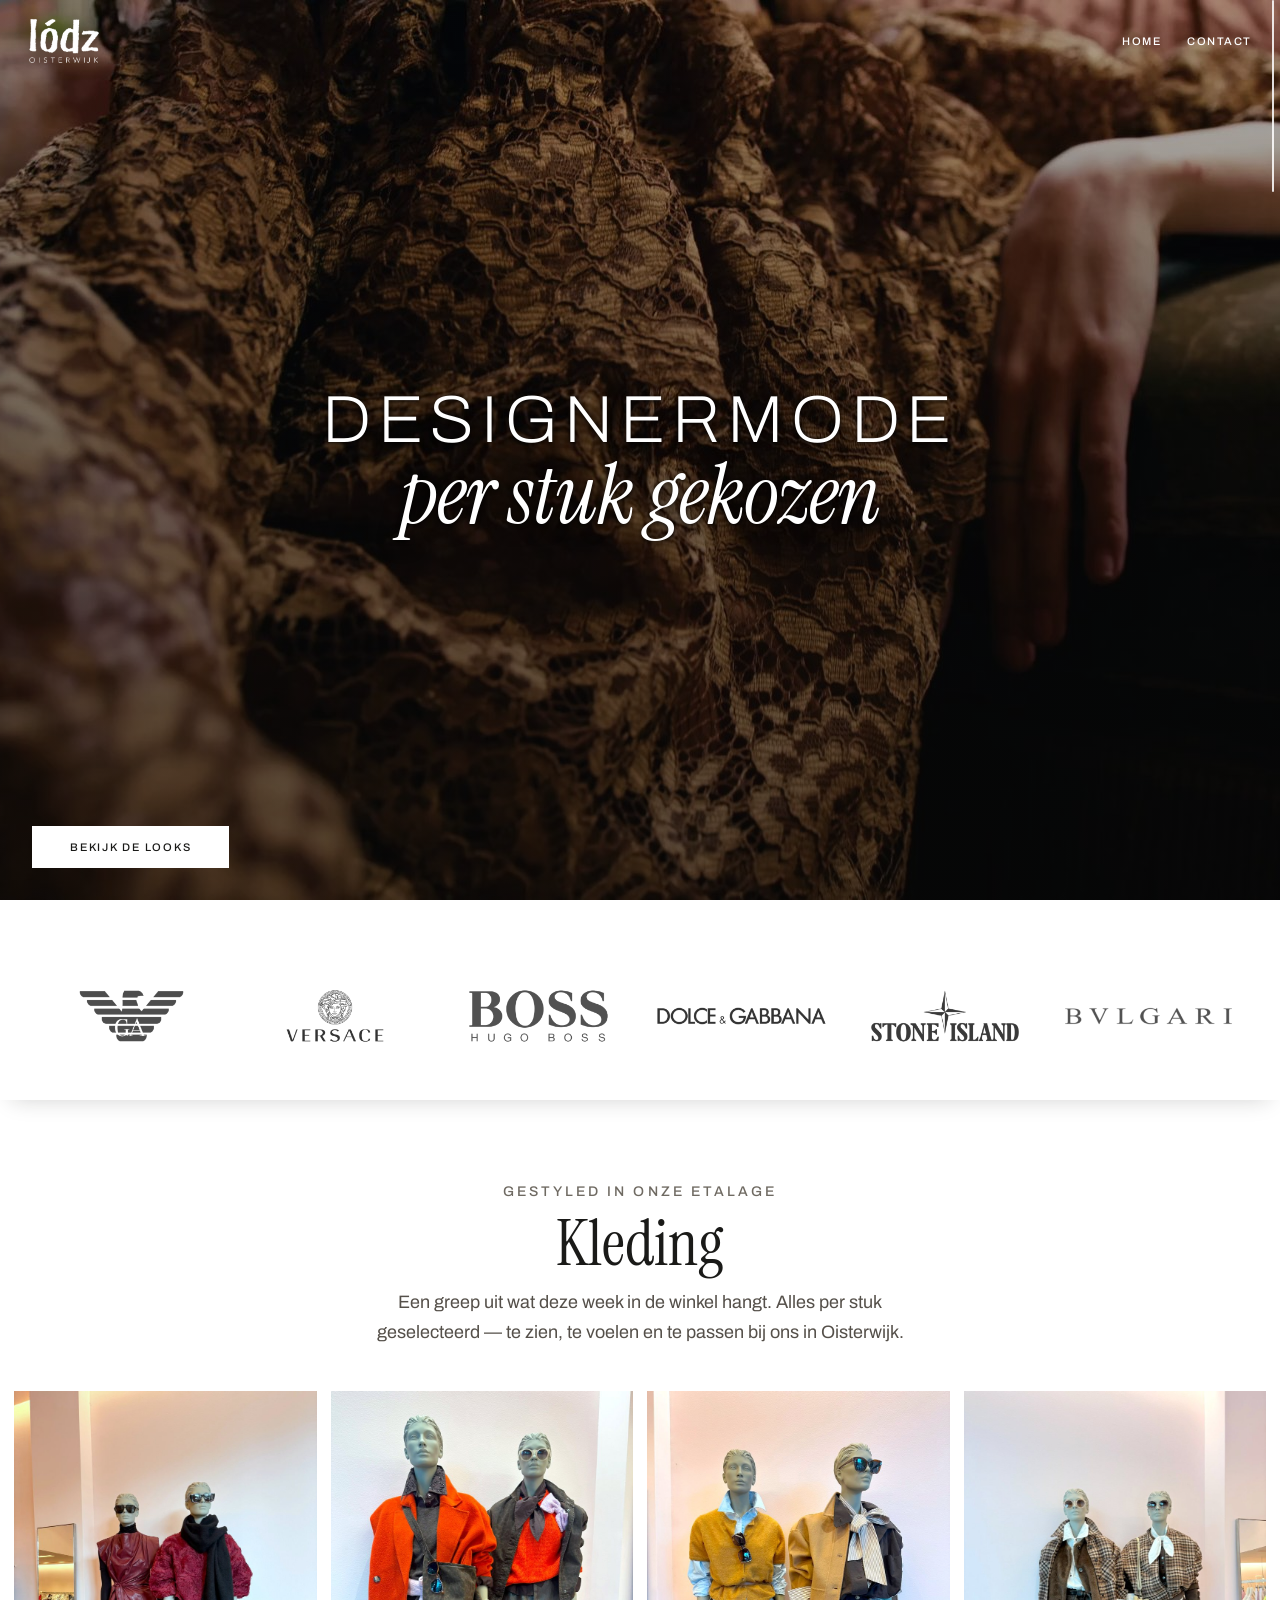
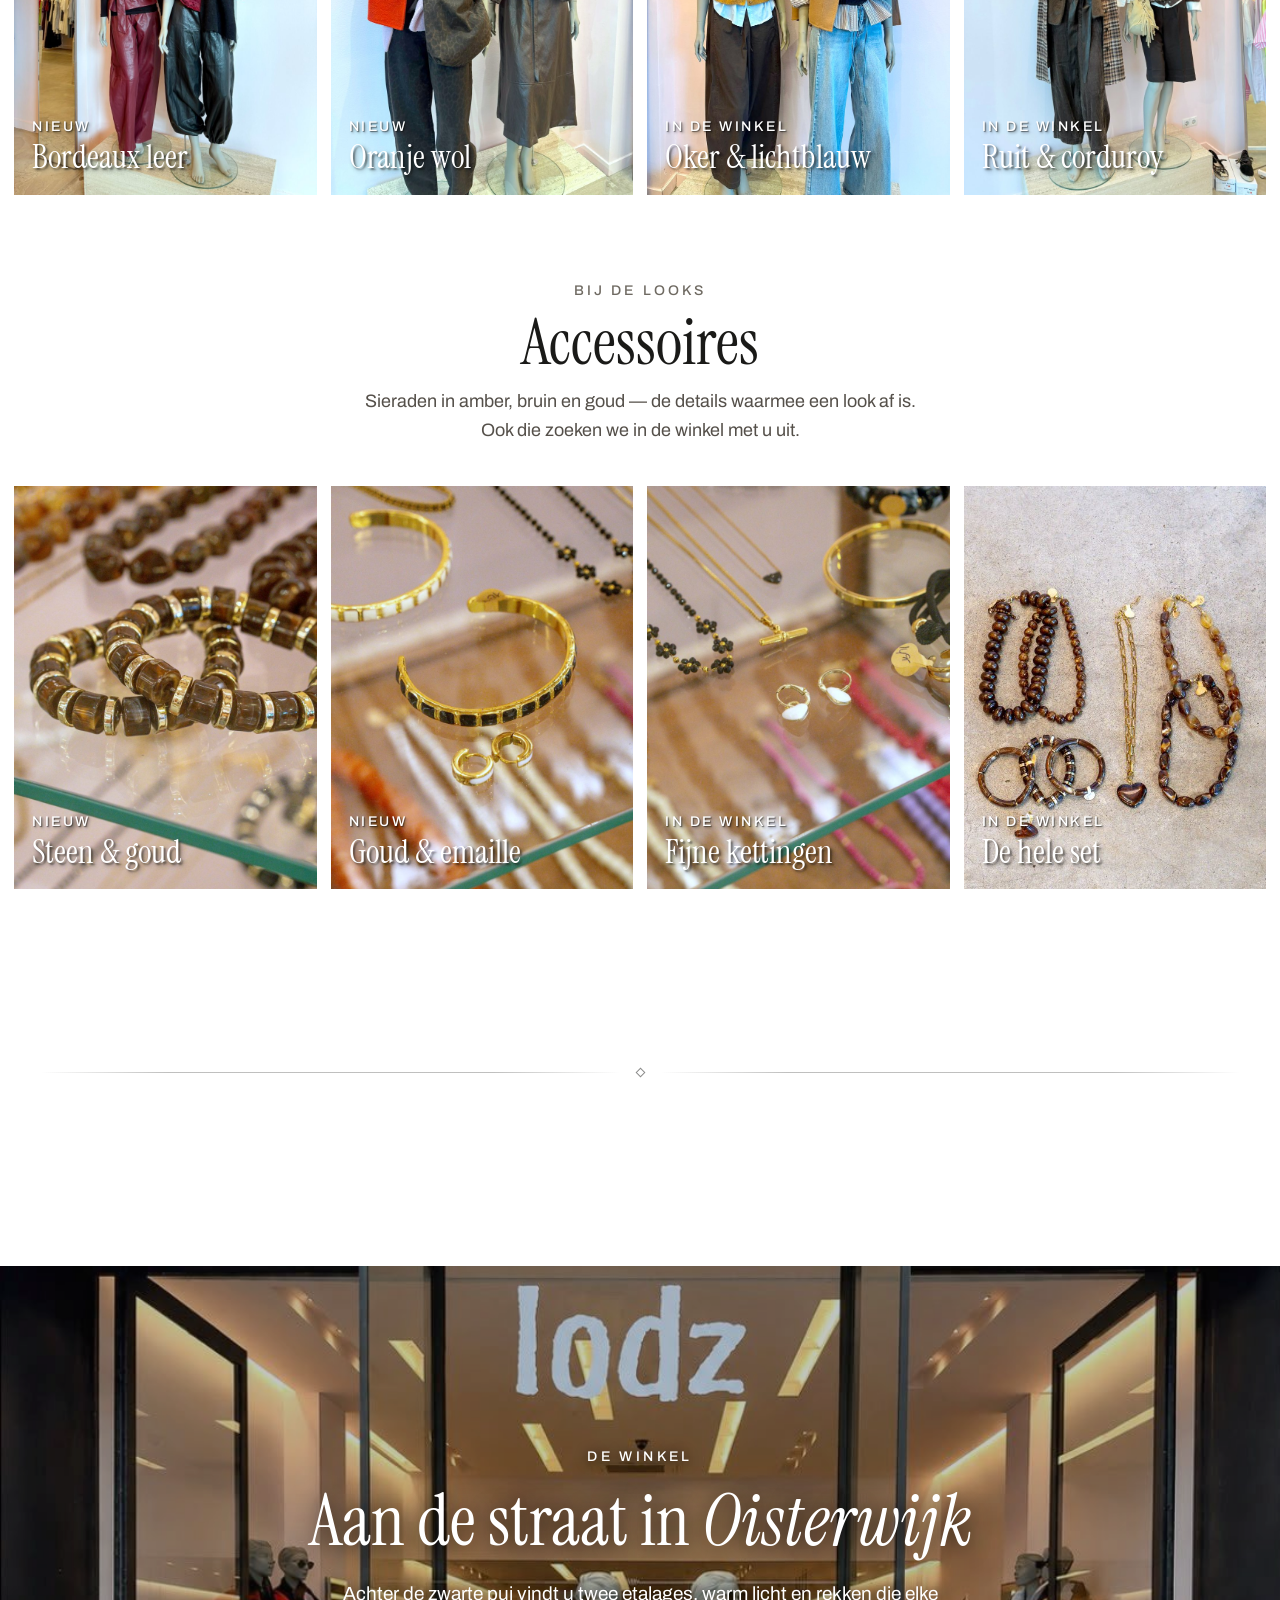
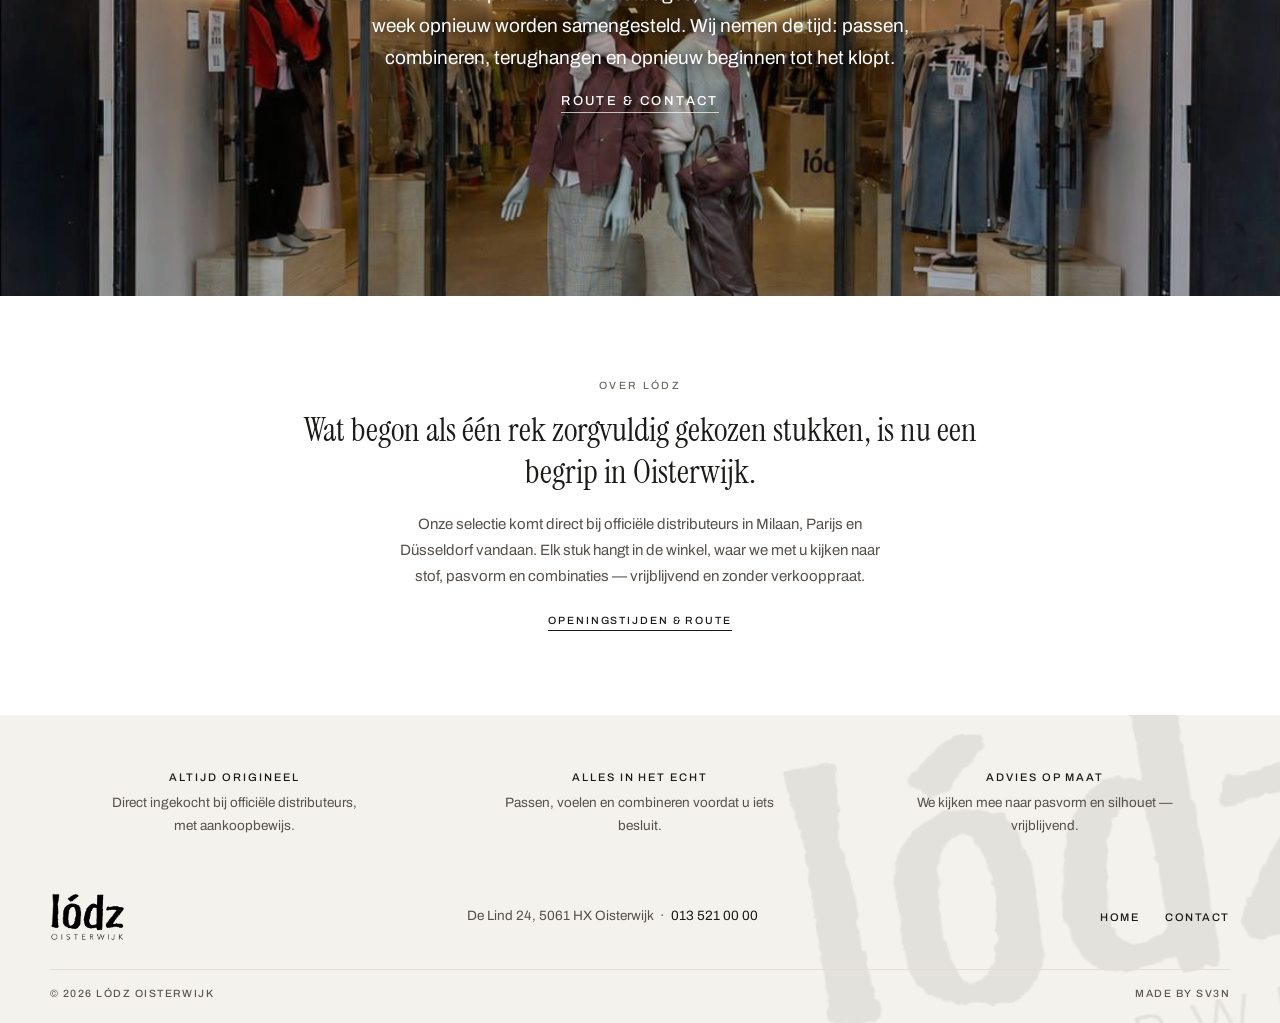
<file: index.html>
<!DOCTYPE html>
<html lang="nl">
<head>
  <meta charset="utf-8">
  <meta name="viewport" content="width=device-width, initial-scale=1">
  <title>lódz Oisterwijk — Designermode, per stuk gekozen</title>
  <meta name="description" content="lódz is een winkel voor designermode aan De Lind in Oisterwijk. Armani, Versace, Hugo Boss, Dolce & Gabbana, Stone Island en Bvlgari — per stuk gekozen, te passen in de winkel.">
  <link rel="icon" type="image/png" href="images/logo.png">
  <link rel="preconnect" href="https://fonts.googleapis.com">
  <link rel="preconnect" href="https://fonts.gstatic.com" crossorigin>
  <link href="https://fonts.googleapis.com/css2?family=Archivo:wght@200;300;400;500&family=Instrument+Serif:ital@0;1&display=swap" rel="stylesheet">
  <link rel="stylesheet" href="css/style.css?v=9">
</head>
<body>

  <header class="site-header" id="site-header">
    <div class="site-header__inner">
      <a href="#top" class="site-header__logo" aria-label="lódz Oisterwijk — home">
        <img src="images/logo.png" alt="lódz Oisterwijk">
      </a>
      <nav class="site-nav" aria-label="Hoofdnavigatie">
        <a href="#top">Home</a>
        <a href="contact.html">Contact</a>
      </nav>
    </div>
  </header>

  <!-- Hero -->
  <section id="top" class="hero">
    <img class="hero__still" src="images/hero-still.jpg" alt="">
    <div class="hero__video" id="hero-video">
      <video id="hero-vid" autoplay muted loop playsinline preload="auto" poster="images/hero-still.jpg" aria-hidden="true" tabindex="-1">
        <source src="images/hero-720.mp4" type="video/mp4" media="(max-width: 900px)">
        <source src="images/hero.mp4" type="video/mp4">
      </video>
    </div>
    <div class="hero__scrim"></div>
    <div class="hero__content">
      <h1 class="hero__title">
        <span class="hero__line1">Designermode</span>
        <span class="hero__line2">per stuk gekozen</span>
      </h1>
      <a href="#kleding" class="hero__cta">Bekijk de looks</a>
    </div>
  </section>

  <!-- Brand row -->
  <section id="merken" class="brands" aria-label="Merken">
    <div class="brands__grid">
      <div class="brands__set">
        <img src="images/brand-armani-box.png" alt="Giorgio Armani">
        <img src="images/brand-versace-box.png" alt="Versace">
        <img src="images/brand-hugoboss-box.png" alt="Hugo Boss">
        <img src="images/brand-dolce-box.png" alt="Dolce &amp; Gabbana">
        <img src="images/brand-stoneisland-box.png" alt="Stone Island">
        <img src="images/brand-bvlgari-box.png" alt="Bvlgari">
      </div>
      <!-- Duplicate set: only shown on phones, where the row loops as a sliding strip -->
      <div class="brands__set brands__set--dup" aria-hidden="true">
        <img aria-hidden="true" src="images/brand-armani-box.png" alt="">
        <img aria-hidden="true" src="images/brand-versace-box.png" alt="">
        <img aria-hidden="true" src="images/brand-hugoboss-box.png" alt="">
        <img aria-hidden="true" src="images/brand-dolce-box.png" alt="">
        <img aria-hidden="true" src="images/brand-stoneisland-box.png" alt="">
        <img aria-hidden="true" src="images/brand-bvlgari-box.png" alt="">
      </div>
    </div>
  </section>

  <!-- Kleding -->
  <section id="kleding" class="tiles-section">
    <div class="section-intro">
      <div class="eyebrow">Gestyled in onze etalage</div>
      <h2 class="h-serif">Kleding</h2>
      <p>Een greep uit wat deze week in de winkel hangt. Alles per stuk geselecteerd — te zien, te voelen en te passen bij ons in Oisterwijk.</p>
    </div>
    <div class="tile-grid">
      <article class="tile">
        <img src="images/look-rood.jpg" alt="Bordeaux leren wikkeltop met pantalon en zwarte col">
        <div class="tile__caption">
          <div class="tile__tag">Nieuw</div>
          <h3 class="tile__title">Bordeaux leer</h3>
        </div>
      </article>
      <article class="tile">
        <img src="images/look-oranje.jpg" alt="Oversized oranje wollen jas met aardetinten en leren rok">
        <div class="tile__caption">
          <div class="tile__tag">Nieuw</div>
          <h3 class="tile__title">Oranje wol</h3>
        </div>
      </article>
      <article class="tile">
        <img src="images/look-oker.jpg" alt="Oker mohair vest over popeline hemd met wijde denim">
        <div class="tile__caption">
          <div class="tile__tag">In de winkel</div>
          <h3 class="tile__title">Oker &amp; lichtblauw</h3>
        </div>
      </article>
      <article class="tile">
        <img src="images/look-ruit.jpg" alt="Lange ruitjas met bontgilet, rib-pantalon en wit hemd">
        <div class="tile__caption">
          <div class="tile__tag">In de winkel</div>
          <h3 class="tile__title">Ruit &amp; corduroy</h3>
        </div>
      </article>
    </div>
  </section>

  <!-- Accessoires -->
  <section id="accessoires" class="tiles-section tiles-section--accessoires">
    <div class="section-intro">
      <div class="eyebrow">Bij de looks</div>
      <h2 class="h-serif">Accessoires</h2>
      <p>Sieraden in amber, bruin en goud — de details waarmee een look af is. Ook die zoeken we in de winkel met u uit.</p>
    </div>
    <div class="tile-grid">
      <article class="tile">
        <img src="images/acc-steen.jpg" alt="Armbanden van gepolijste steen met gouden ringen">
        <div class="tile__caption">
          <div class="tile__tag">Nieuw</div>
          <h3 class="tile__title">Steen &amp; goud</h3>
        </div>
      </article>
      <article class="tile">
        <img src="images/acc-goud.jpg" alt="Slanke gouden bangles en kleine creolen in zwart en ivoor">
        <div class="tile__caption">
          <div class="tile__tag">Nieuw</div>
          <h3 class="tile__title">Goud &amp; emaille</h3>
        </div>
      </article>
      <article class="tile">
        <img src="images/acc-kettingen.jpg" alt="Gelaagde fijne kettingen met bloemetjes, staafjes en steentjes">
        <div class="tile__caption">
          <div class="tile__tag">In de winkel</div>
          <h3 class="tile__title">Fijne kettingen</h3>
        </div>
      </article>
      <article class="tile">
        <img src="images/acc-set.jpg" alt="Ketting, armband en hanger in tonen van amber en bruin">
        <div class="tile__caption">
          <div class="tile__tag">In de winkel</div>
          <h3 class="tile__title">De hele set</h3>
        </div>
      </article>
    </div>
  </section>

  <!-- Ornamental divider -->
  <div class="divider" aria-hidden="true">
    <span class="divider__rule"></span>
    <span class="divider__mark"></span>
    <span class="divider__rule"></span>
  </div>

  <!-- Storefront banner -->
  <section id="winkel" class="banner">
    <img class="banner__photo" src="images/storefront.jpg" alt="">
    <div class="banner__scrim"></div>
    <div class="banner__content">
      <div class="banner__eyebrow">De winkel</div>
      <h2 class="h-serif banner__title">Aan de straat in <em>Oisterwijk</em></h2>
      <p class="banner__body">Achter de zwarte pui vindt u twee etalages, warm licht en rekken die elke week opnieuw worden samengesteld. Wij nemen de tijd: passen, combineren, terughangen en opnieuw beginnen tot het klopt.</p>
      <a href="contact.html" class="link-underline link-underline--white">Route &amp; contact</a>
    </div>
  </section>

  <!-- About -->
  <section id="over" class="about">
    <div class="eyebrow eyebrow--small">Over lódz</div>
    <p class="about__statement">Wat begon als één rek zorgvuldig gekozen stukken, is nu een begrip in Oisterwijk.</p>
    <p class="about__body">Onze selectie komt direct bij officiële distributeurs in Milaan, Parijs en Düsseldorf vandaan. Elk stuk hangt in de winkel, waar we met u kijken naar stof, pasvorm en combinaties — vrijblijvend en zonder verkooppraat.</p>
    <a href="contact.html" class="link-underline">Openingstijden &amp; route</a>
  </section>

  <!-- Service band + footer -->
  <footer id="contact" class="site-footer">
    <img class="site-footer__watermark" src="images/logo.png" alt="" aria-hidden="true">
    <div class="usps">
      <div class="usp">
        <div class="usp__title">Altijd origineel</div>
        <div class="usp__body">Direct ingekocht bij officiële distributeurs, met aankoopbewijs.</div>
      </div>
      <div class="usp">
        <div class="usp__title">Alles in het echt</div>
        <div class="usp__body">Passen, voelen en combineren voordat u iets besluit.</div>
      </div>
      <div class="usp">
        <div class="usp__title">Advies op maat</div>
        <div class="usp__body">We kijken mee naar pasvorm en silhouet — vrijblijvend.</div>
      </div>
    </div>
    <div class="site-footer__identity">
      <img src="images/logo.png" alt="lódz Oisterwijk">
      <p class="site-footer__address">De Lind 24, 5061 HX Oisterwijk&nbsp;&nbsp;·&nbsp;&nbsp;<a href="tel:+31135210000">013 521 00 00</a></p>
      <nav class="site-nav" aria-label="Footernavigatie">
        <a href="#top">Home</a>
        <a href="contact.html">Contact</a>
      </nav>
    </div>
    <div class="site-footer__bottom">
      <span>© 2026 lódz Oisterwijk</span>
      <a href="https://Sv3n.dev" target="_blank" rel="noopener">Made by Sv3n</a>
    </div>
  </footer>

  <script src="js/main.js?v=9"></script>
</body>
</html>
</file>
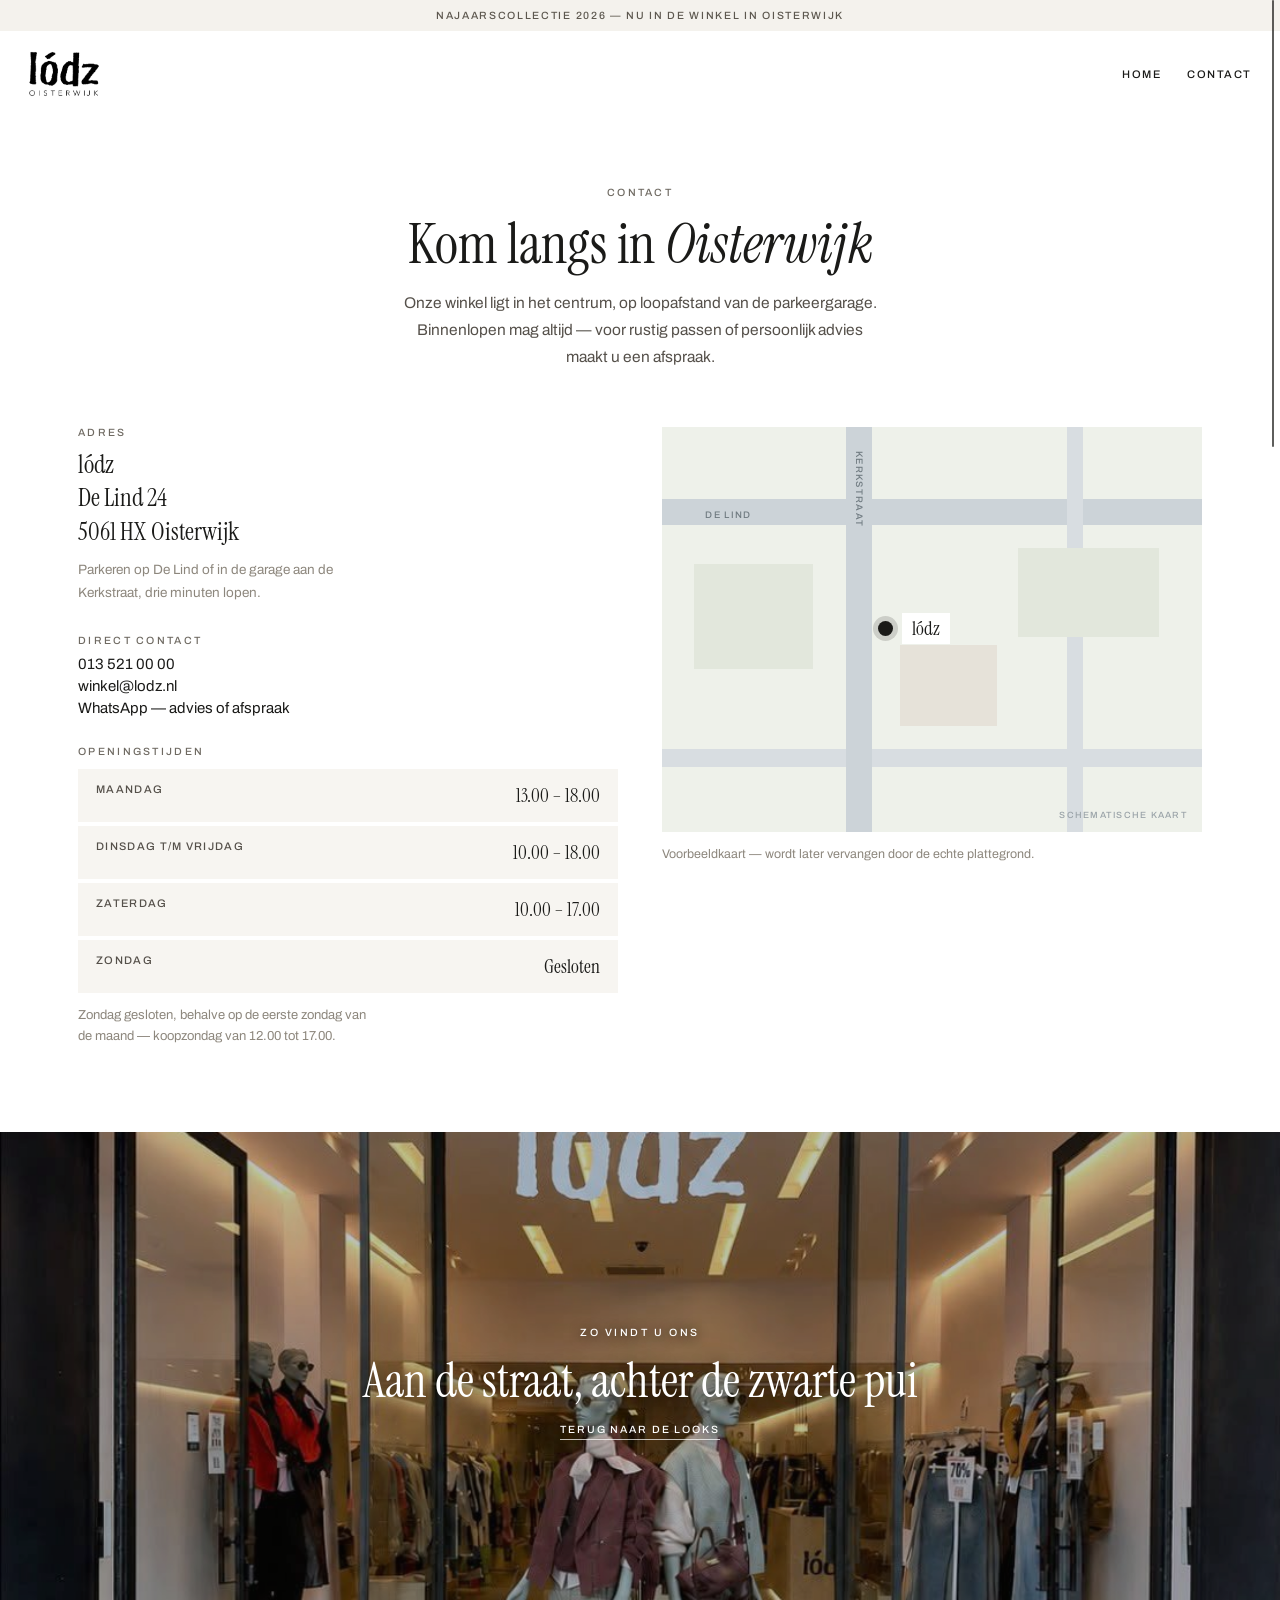
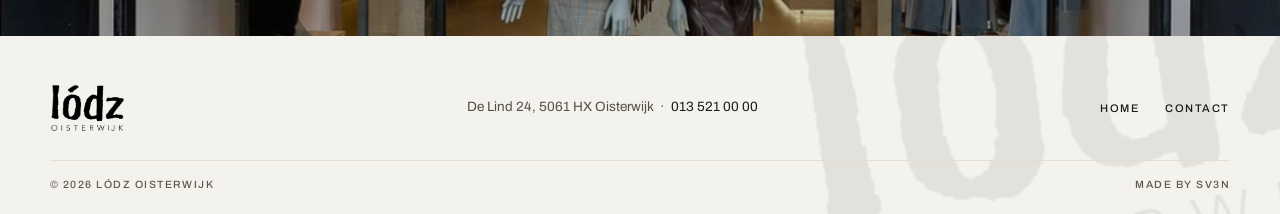
<file: contact.html>
<!DOCTYPE html>
<html lang="nl">
<head>
  <meta charset="utf-8">
  <meta name="viewport" content="width=device-width, initial-scale=1">
  <title>Contact — lódz Oisterwijk</title>
  <meta name="description" content="Bezoek lódz aan De Lind 24 in Oisterwijk. Adres, openingstijden en route.">
  <link rel="icon" type="image/png" href="images/logo.png">
  <link rel="preconnect" href="https://fonts.googleapis.com">
  <link rel="preconnect" href="https://fonts.gstatic.com" crossorigin>
  <link href="https://fonts.googleapis.com/css2?family=Archivo:wght@200;300;400;500&family=Instrument+Serif:ital@0;1&display=swap" rel="stylesheet">
  <link rel="stylesheet" href="css/style.css?v=9">
</head>
<body>

  <div class="announce">Najaarscollectie 2026 — nu in de winkel in Oisterwijk</div>

  <header class="site-header site-header--solid">
    <div class="site-header__inner">
      <a href="index.html" class="site-header__logo" aria-label="lódz Oisterwijk — home">
        <img src="images/logo.png" alt="lódz Oisterwijk">
      </a>
      <nav class="site-nav" aria-label="Hoofdnavigatie">
        <a href="index.html">Home</a>
        <a href="#adres">Contact</a>
      </nav>
    </div>
  </header>

  <!-- Intro -->
  <section class="contact-intro">
    <div class="eyebrow eyebrow--small">Contact</div>
    <h1 class="h-serif">Kom langs in <em>Oisterwijk</em></h1>
    <p>Onze winkel ligt in het centrum, op loopafstand van de parkeergarage. Binnenlopen mag altijd — voor rustig passen of persoonlijk advies maakt u een afspraak.</p>
  </section>

  <!-- Address, contact, hours + map -->
  <section id="adres" class="contact-grid">
    <div class="contact-col">
      <div class="contact-block">
        <div class="eyebrow eyebrow--small">Adres</div>
        <p class="contact-block__address">lódz<br>De Lind 24<br>5061 HX Oisterwijk</p>
        <p class="contact-block__note">Parkeren op De Lind of in de garage aan de Kerkstraat, drie minuten lopen.</p>
      </div>

      <div class="contact-block">
        <div class="eyebrow eyebrow--small">Direct contact</div>
        <div class="contact-block__links">
          <a href="tel:+31135210000">013 521 00 00</a>
          <a href="mailto:winkel@lodz.nl">winkel@lodz.nl</a>
          <a href="https://wa.me/31135210000">WhatsApp — advies of afspraak</a>
        </div>
      </div>

      <div id="openingstijden" class="contact-block hours">
        <div class="eyebrow eyebrow--small">Openingstijden</div>
        <div class="hours__list">
          <div class="hours__row"><span class="hours__day">Maandag</span><span class="hours__time">13.00 – 18.00</span></div>
          <div class="hours__row"><span class="hours__day">Dinsdag t/m vrijdag</span><span class="hours__time">10.00 – 18.00</span></div>
          <div class="hours__row"><span class="hours__day">Zaterdag</span><span class="hours__time">10.00 – 17.00</span></div>
          <div class="hours__row"><span class="hours__day">Zondag</span><span class="hours__time">Gesloten</span></div>
        </div>
        <p class="hours__note">Zondag gesloten, behalve op de eerste zondag van de maand — koopzondag van 12.00 tot 17.00.</p>
      </div>
    </div>

    <div class="map-wrap">
      <div class="map" role="img" aria-label="Schematische kaart van De Lind in Oisterwijk">
        <div class="map__street-h1"></div>
        <div class="map__street-h2"></div>
        <div class="map__street-v1"></div>
        <div class="map__street-v2"></div>
        <div class="map__block-1"></div>
        <div class="map__block-2"></div>
        <div class="map__block-3"></div>
        <div class="map__label map__label--h">De Lind</div>
        <div class="map__label map__label--v">Kerkstraat</div>
        <div class="map__pin">
          <span class="map__dot"></span>
          <span class="map__name">lódz</span>
        </div>
        <div class="map__credit">Schematische kaart</div>
      </div>
      <p class="map-wrap__caption">Voorbeeldkaart — wordt later vervangen door de echte plattegrond.</p>
    </div>
  </section>

  <!-- Storefront banner -->
  <section class="banner banner--short">
    <img class="banner__photo" src="images/storefront.jpg" alt="">
    <div class="banner__scrim"></div>
    <div class="banner__content">
      <div class="banner__eyebrow">Zo vindt u ons</div>
      <h2 class="h-serif banner__title">Aan de straat, achter de zwarte pui</h2>
      <a href="index.html" class="link-underline link-underline--white">Terug naar de looks</a>
    </div>
  </section>

  <!-- Footer -->
  <footer id="contact" class="site-footer site-footer--compact">
    <img class="site-footer__watermark" src="images/logo.png" alt="" aria-hidden="true">
    <div class="site-footer__identity">
      <img src="images/logo.png" alt="lódz Oisterwijk">
      <p class="site-footer__address">De Lind 24, 5061 HX Oisterwijk&nbsp;&nbsp;·&nbsp;&nbsp;<a href="tel:+31135210000">013 521 00 00</a></p>
      <nav class="site-nav" aria-label="Footernavigatie">
        <a href="index.html">Home</a>
        <a href="#adres">Contact</a>
      </nav>
    </div>
    <div class="site-footer__bottom">
      <span>© 2026 lódz Oisterwijk</span>
      <a href="https://Sv3n.dev" target="_blank" rel="noopener">Made by Sv3n</a>
    </div>
  </footer>

  <script src="js/main.js?v=9"></script>
</body>
</html>
</file>
<file: css/style.css>
/* ------------------------------------------------------------------
   lódz Oisterwijk — style.css
   Tokens and values follow the design handoff (README in the design zip).
   ------------------------------------------------------------------ */

:root {
  --ink: #1a1a18;
  --ink-soft: #55504a;
  --ink-muted: #6f6a62;
  --ink-faint: #8d877d;
  --ink-footer: #5d584f;
  --paper: #ffffff;
  --paper-warm: #f4f2ed;
  --paper-warm-2: #f7f5f1;
  --tile-bg: #eeebe4;
  --tile-bg-2: #f0ede7;
  --hairline: #e3ded3;

  --sans: 'Archivo', Helvetica, Arial, sans-serif;
  --serif: 'Instrument Serif', Georgia, serif;
}

/* Base ------------------------------------------------------------- */

* { box-sizing: border-box; }

html { scroll-behavior: smooth; }
html.is-drag-scrolling { scroll-behavior: auto; }

/* In-page anchors: stop short of the fixed header so section tops aren't hidden under it. */
section[id],
footer[id],
div[id] { scroll-margin-top: 96px; }
#top { scroll-margin-top: 0; }

html, body {
  margin: 0;
  padding: 0;
  background: var(--paper);
}

body {
  font-family: var(--sans);
  color: var(--ink);
  -webkit-font-smoothing: antialiased;
}

a {
  color: var(--ink);
  text-decoration: none;
  transition: color 0.25s ease;
}
a:hover { color: var(--ink-muted); }

::selection { background: var(--tile-bg); }

/* Scrollbar: native one hidden; js/main.js draws a hairline indicator instead */
html {
  scrollbar-width: none;
  -ms-overflow-style: none;
}
html::-webkit-scrollbar,
body::-webkit-scrollbar { display: none; width: 0; height: 0; }

.scroll-indicator {
  position: fixed;
  top: 0;
  right: 6px;
  bottom: 0;
  width: 2px;
  z-index: 60;
  opacity: 0;
  transition: opacity 0.6s ease;
  pointer-events: none;
}
.scroll-indicator.is-visible { opacity: 1; }
.scroll-indicator__thumb {
  position: absolute;
  left: 0;
  width: 100%;
  border-radius: 999px;
  background: rgba(26, 26, 24, 0.7);
  transition: background 0.25s ease;
  pointer-events: auto;
  cursor: grab;
}
.scroll-indicator.is-dragging .scroll-indicator__thumb { cursor: grabbing; background: var(--ink); }
.scroll-indicator.is-light .scroll-indicator__thumb { background: rgba(255, 255, 255, 0.85); }
@media (hover: none) { .scroll-indicator { display: none; } }

img { display: block; }

/* Shared type roles ------------------------------------------------- */

.eyebrow {
  font-size: 14px;
  font-weight: 500;
  letter-spacing: 0.22em;
  text-transform: uppercase;
  color: var(--ink-muted);
}
.eyebrow--small { font-size: 10.5px; }

.h-serif {
  font-family: var(--serif);
  font-weight: 400;
  margin: 0;
}

.section-intro {
  display: flex;
  flex-direction: column;
  align-items: center;
  gap: 12px;
  text-align: center;
  padding: 0 28px;
}
.section-intro h2 {
  font-size: clamp(40px, 5vw, 68px);
  line-height: 1.02;
}
.section-intro p {
  font-size: 18px;
  line-height: 1.65;
  color: var(--ink-soft);
  margin: 0;
  max-width: 56ch;
  text-wrap: pretty;
}

.link-underline {
  font-size: 10.5px;
  font-weight: 500;
  letter-spacing: 0.18em;
  text-transform: uppercase;
  border-bottom: 1px solid var(--ink);
  padding-bottom: 4px;
}

.link-underline--white {
  font-size: 13px;
  color: #ffffff;
  border-bottom: 1px solid rgba(255, 255, 255, 0.7);
  transition: border-color 0.25s ease;
}
.link-underline--white:hover {
  color: #ffffff;
  border-color: #ffffff;
}

/* Header ------------------------------------------------------------ */

.site-header {
  position: fixed;
  top: 0;
  left: 0;
  right: 0;
  z-index: 40;
  background: transparent;
  box-shadow: none;
  transition: background 0.4s ease, box-shadow 0.4s ease;
}
.site-header__inner {
  display: flex;
  align-items: center;
  justify-content: space-between;
  gap: 24px;
  padding: 18px 28px 16px;
}
.site-header__logo img {
  height: 46px;
  width: auto;
  filter: brightness(0) invert(1) drop-shadow(0 1px 8px rgba(10, 9, 7, 0.6));
  transition: filter 0.4s ease;
}
.site-nav {
  display: flex;
  gap: 26px;
  font-size: 11px;
  font-weight: 500;
  letter-spacing: 0.14em;
  text-transform: uppercase;
}
.site-header .site-nav a {
  color: #ffffff;
  transition: color 0.4s ease;
}
.site-header .site-nav a:hover { color: rgba(255, 255, 255, 0.75); }

/* Scrolled state (toggled by js/main.js at scrollY > 80) */
.site-header.is-scrolled {
  background: var(--paper);
  box-shadow: 0 1px 16px rgba(24, 22, 18, 0.1);
}
.site-header.is-scrolled .site-header__logo img { filter: none; }
.site-header.is-scrolled .site-nav a { color: var(--ink); }
.site-header.is-scrolled .site-nav a:hover { color: var(--ink-muted); }

/* Solid header variant (contact page) */
.site-header--solid {
  position: sticky;
  background: var(--paper);
}
.site-header--solid .site-header__inner { padding: 20px 28px 18px; }
.site-header--solid .site-header__logo img { filter: none; }
.site-header--solid .site-nav a { color: var(--ink); }
.site-header--solid .site-nav a:hover { color: var(--ink-muted); }

.announce {
  background: var(--paper-warm);
  text-align: center;
  padding: 10px 16px;
  font-size: 10.5px;
  font-weight: 500;
  letter-spacing: 0.16em;
  text-transform: uppercase;
  color: var(--ink-footer);
}

/* Hero -------------------------------------------------------------- */

.hero {
  position: relative;
  width: 100%;
  display: flex;
  overflow: hidden;
  background: var(--ink);
}
.hero__still,
.hero__video,
.hero__scrim {
  position: absolute;
  inset: 0;
}
.hero__still { z-index: 0; }
.hero__video { z-index: 1; }
.hero__scrim { z-index: 2; }
.hero__content { z-index: 3; }
.hero__still {
  width: 100%;
  height: 100%;
  object-fit: cover;
  object-position: 50% 45%;
}
.hero__video {
  overflow: hidden;
  pointer-events: none;
  /* Hidden until the video is actually playing, so a phone that blocks
     autoplay keeps showing the still instead of a black frame. */
  opacity: 0;
  transition: opacity 0.8s ease;
}
.hero__video.is-playing { opacity: 1; }
.hero__video video {
  position: absolute;
  inset: 0;
  width: 100%;
  height: 100%;
  object-fit: cover;
  object-position: 50% 45%;
  display: block;
}
.hero__scrim {
  background: linear-gradient(
    to top,
    rgba(10, 9, 7, 0.6) 0%,
    rgba(10, 9, 7, 0.5) 45%,
    rgba(10, 9, 7, 0.38) 75%,
    rgba(10, 9, 7, 0.28) 100%
  );
}
.hero__content {
  position: relative;
  width: 100%;
  min-height: 100vh;
  min-height: 100svh;
  display: flex;
  align-items: center;
  justify-content: center;
  padding: 120px 28px 96px;
}
.hero__title {
  margin: 0;
  color: #ffffff;
  line-height: 0.98;
  text-align: center;
  text-shadow: 0 1px 4px rgba(0, 0, 0, 0.85), 0 3px 18px rgba(0, 0, 0, 0.55);
  text-wrap: pretty;
}
.hero__line1 {
  display: block;
  font-family: var(--sans);
  font-weight: 200;
  font-size: clamp(32px, 5.2vw, 92px);
  letter-spacing: 0.1em;
  text-transform: uppercase;
  white-space: nowrap;
}
.hero__line2 {
  display: block;
  font-family: var(--serif);
  font-weight: 400;
  font-style: italic;
  font-size: clamp(38px, 6.6vw, 118px);
  letter-spacing: -0.01em;
  white-space: nowrap;
}
.hero__cta {
  position: absolute;
  left: 32px;
  bottom: 32px;
  background: #ffffff;
  color: var(--ink);
  padding: 15px 38px;
  font-size: 11px;
  font-weight: 500;
  letter-spacing: 0.16em;
  text-transform: uppercase;
  transition: background 0.25s ease;
}
.hero__cta:hover {
  background: var(--paper-warm);
  color: var(--ink);
}

/* Brand row --------------------------------------------------------- */

.brands {
  position: relative;
  z-index: 1;
  padding: 88px 40px 56px;
  background: var(--paper);
  box-shadow: 0 10px 22px -12px rgba(24, 22, 18, 0.22);
}
.brands__grid {
  width: 100%;
  display: grid;
  grid-template-columns: repeat(auto-fit, minmax(min(100%, 120px), 1fr));
  gap: 24px 20px;
  align-items: center;
  justify-items: center;
}
.brands__grid img {
  width: 100%;
  max-width: 190px;
  height: auto;
  opacity: 0.8;
}
.brands__set { display: contents; }
.brands__set--dup { display: none; }

/* Tile sections (Kleding / Accessoires) ----------------------------- */

.tiles-section {
  display: flex;
  flex-direction: column;
  align-items: center;
  gap: 44px;
  padding: 84px 0 64px;
}
.tiles-section--accessoires {
  position: relative;
  z-index: 2;
  background: var(--paper);
  padding: 24px 0 180px;
  gap: 40px;
}
.tile-grid {
  width: 100%;
  display: grid;
  grid-template-columns: repeat(4, minmax(0, 1fr));
  gap: 14px;
  padding: 0 14px;
}
.tile {
  position: relative;
  aspect-ratio: 3 / 4;
  background: var(--tile-bg);
  overflow: hidden;
  display: flex;
  align-items: flex-end;
}
.tiles-section--accessoires .tile { background: var(--tile-bg-2); }
.tile img {
  position: absolute;
  inset: 0;
  width: 100%;
  height: 100%;
  object-fit: cover;
  transition: transform 2.6s cubic-bezier(0.22, 1, 0.36, 1);
}
.tile:hover img,
.tile.is-active img { transform: scale(1.06); }
.tile__caption {
  position: relative;
  width: 100%;
  display: flex;
  flex-direction: column;
  gap: 5px;
  padding: 18px 18px 20px;
}
.tile__tag {
  font-size: clamp(10px, 1.1vw, 21px);
  font-weight: 500;
  letter-spacing: 0.18em;
  text-transform: uppercase;
  color: #ffffff;
  text-shadow: 1px 1px 1px rgba(10, 9, 7, 0.5), 2px 2px 3px rgba(10, 9, 7, 0.35);
}
.tile__title {
  font-family: var(--serif);
  font-weight: 400;
  font-size: clamp(20px, 2.6vw, 54px);
  line-height: 1.08;
  margin: 0;
  color: #ffffff;
  text-shadow: 2px 2px 2px rgba(10, 9, 7, 0.5), 3px 3px 5px rgba(10, 9, 7, 0.32);
}

/* Ornamental divider ------------------------------------------------ */

.divider {
  position: relative;
  z-index: 3;
  margin: 0 0 190px;
  padding: 0 40px;
  display: flex;
  align-items: center;
  justify-content: center;
  gap: 16px;
}
.divider__rule {
  flex: 1;
  height: 1px;
  display: block;
  background: linear-gradient(
    to right,
    rgba(26, 26, 24, 0) 0%,
    rgba(26, 26, 24, 0.28) 22%,
    rgba(26, 26, 24, 0.28) 78%,
    rgba(26, 26, 24, 0) 100%
  );
}
.divider__mark {
  width: 7px;
  height: 7px;
  transform: rotate(45deg);
  border: 1px solid rgba(26, 26, 24, 0.5);
  flex: none;
  display: block;
}

/* Storefront banner ------------------------------------------------- */

.banner {
  position: relative;
  z-index: 0;
  min-height: 70vh;
  display: flex;
  align-items: center;
  justify-content: center;
  overflow: hidden;
  background: var(--ink);
}
.banner--short { min-height: 56vh; }
.banner__photo {
  position: absolute;
  inset: 0;
  width: 100%;
  height: 100%;
  object-fit: cover;
}
.banner__scrim {
  position: absolute;
  inset: 0;
  background: rgba(14, 13, 11, 0.24);
}
.banner--short .banner__scrim { background: rgba(14, 13, 11, 0.26); }
.banner__content {
  position: relative;
  display: flex;
  flex-direction: column;
  align-items: center;
  text-align: center;
  gap: 20px;
  padding: 96px 28px;
  max-width: 760px;
}
.banner--short .banner__content {
  gap: 18px;
  padding: 80px 28px;
  max-width: 700px;
}
.banner__eyebrow {
  font-size: 14px;
  font-weight: 500;
  letter-spacing: 0.24em;
  text-transform: uppercase;
  color: #ffffff;
  text-shadow: 0 1px 12px rgba(10, 9, 7, 0.9);
}
.banner--short .banner__eyebrow { font-size: 10.5px; }
.banner__title {
  font-size: clamp(40px, 5.6vw, 78px);
  line-height: 1.02;
  color: #ffffff;
  text-shadow: 0 2px 20px rgba(10, 9, 7, 0.85);
}
.banner--short .banner__title {
  font-size: clamp(28px, 3.8vw, 48px);
  line-height: 1.06;
}
.banner__title em { font-style: italic; }
.banner__body {
  font-size: 19px;
  line-height: 1.7;
  color: #ffffff;
  margin: 0;
  max-width: 56ch;
  text-shadow: 0 1px 14px rgba(10, 9, 7, 0.9);
  text-wrap: pretty;
}
.banner--short .link-underline--white { font-size: 10.5px; }

/* About ------------------------------------------------------------- */

.about {
  padding: 84px 28px;
  max-width: 760px;
  margin: 0 auto;
  display: flex;
  flex-direction: column;
  align-items: center;
  text-align: center;
  gap: 18px;
}
.about__statement {
  font-family: var(--serif);
  font-size: clamp(24px, 2.6vw, 34px);
  line-height: 1.25;
  margin: 0;
  text-wrap: pretty;
}
.about__body {
  font-size: 15px;
  line-height: 1.75;
  color: var(--ink-soft);
  margin: 0;
  max-width: 56ch;
  text-wrap: pretty;
}
.about .link-underline { margin-top: 8px; }

/* Contact page ------------------------------------------------------ */

.contact-intro {
  padding: 72px 28px 56px;
  max-width: 760px;
  margin: 0 auto;
  display: flex;
  flex-direction: column;
  align-items: center;
  text-align: center;
  gap: 16px;
}
.contact-intro h1 {
  font-size: clamp(34px, 4.4vw, 58px);
  line-height: 1.05;
}
.contact-intro h1 em { font-style: italic; }
.contact-intro p {
  font-size: 15.5px;
  line-height: 1.75;
  color: var(--ink-soft);
  margin: 0;
  max-width: 54ch;
  text-wrap: pretty;
}

.contact-grid {
  padding: 0 28px 84px;
  max-width: 1180px;
  margin: 0 auto;
  display: grid;
  grid-template-columns: repeat(auto-fit, minmax(min(100%, 300px), 1fr));
  gap: 44px;
}
.contact-col {
  display: flex;
  flex-direction: column;
  gap: 30px;
}
.contact-block {
  display: flex;
  flex-direction: column;
  gap: 10px;
}
.contact-block__address {
  font-family: var(--serif);
  font-size: 25px;
  line-height: 1.35;
  margin: 0;
}
.contact-block__note {
  font-size: 13.5px;
  line-height: 1.7;
  color: var(--ink-faint);
  margin: 0;
  max-width: 40ch;
}
.contact-block__links {
  display: flex;
  flex-direction: column;
  gap: 6px;
  font-size: 15px;
  color: var(--ink-soft);
}

.hours { gap: 12px; }
.hours__list {
  display: flex;
  flex-direction: column;
  gap: 4px;
}
.hours__row {
  display: flex;
  justify-content: space-between;
  gap: 20px;
  background: var(--paper-warm-2);
  padding: 14px 18px;
}
.hours__day {
  font-size: 11px;
  font-weight: 500;
  letter-spacing: 0.12em;
  text-transform: uppercase;
  color: var(--ink-soft);
}
.hours__time {
  font-family: var(--serif);
  font-size: 19px;
}
.hours__note {
  font-size: 13px;
  line-height: 1.65;
  color: var(--ink-faint);
  margin: 0;
  max-width: 42ch;
}

/* Schematic map placeholder */
.map-wrap {
  display: flex;
  flex-direction: column;
  gap: 12px;
}
.map {
  position: relative;
  aspect-ratio: 4 / 3;
  min-height: 340px;
  background: #eef1ea;
  overflow: hidden;
}
.map > * { position: absolute; }
.map__street-h1 { left: 0; right: 0; top: 18%; height: 26px; background: #ccd3d8; }
.map__street-h2 { left: 0; right: 0; bottom: 16%; height: 18px; background: #d8dde1; }
.map__street-v1 { top: 0; bottom: 0; left: 34%; width: 26px; background: #ccd3d8; }
.map__street-v2 { top: 0; bottom: 0; right: 22%; width: 16px; background: #d8dde1; }
.map__block-1 { left: 6%; top: 34%; width: 22%; height: 26%; background: #e2e7dc; }
.map__block-2 { right: 8%; top: 30%; width: 26%; height: 22%; background: #e2e7dc; }
.map__block-3 { left: 44%; bottom: 26%; width: 18%; height: 20%; background: #e6e2d9; }
.map__label {
  font-size: 9.5px;
  font-weight: 500;
  letter-spacing: 0.14em;
  text-transform: uppercase;
  color: #6f7a80;
}
.map__label--h { left: 8%; top: 20.5%; }
.map__label--v { left: 35.5%; top: 6%; writing-mode: vertical-rl; }
.map__pin {
  left: 40%;
  top: 46%;
  display: flex;
  align-items: center;
  gap: 9px;
}
.map__dot {
  width: 15px;
  height: 15px;
  border-radius: 50%;
  background: var(--ink);
  box-shadow: 0 0 0 5px rgba(26, 26, 24, 0.16);
  display: block;
}
.map__name {
  font-family: var(--serif);
  font-size: 19px;
  background: #ffffff;
  padding: 3px 10px;
}
.map__credit {
  right: 14px;
  bottom: 12px;
  font-size: 9px;
  font-weight: 500;
  letter-spacing: 0.14em;
  text-transform: uppercase;
  color: #9aa3a8;
}
.map-wrap__caption {
  font-size: 12.5px;
  line-height: 1.6;
  color: var(--ink-faint);
  margin: 0;
}

/* Footer ------------------------------------------------------------ */

.site-footer {
  position: relative;
  background: var(--paper-warm);
  padding: 56px 28px 24px;
  overflow: hidden;
}
.site-footer--compact { padding-top: 48px; }
.site-footer__watermark {
  position: absolute;
  right: -8%;
  bottom: -18%;
  width: 46%;
  min-width: 420px;
  height: auto;
  opacity: 0.07;
  transform: rotate(-12deg);
  pointer-events: none;
}
.site-footer--compact .site-footer__watermark { bottom: -34%; }
.usps {
  position: relative;
  max-width: 1180px;
  margin: 0 auto;
  display: grid;
  grid-template-columns: repeat(auto-fit, minmax(min(100%, 200px), 1fr));
  gap: 36px;
  text-align: center;
  justify-items: center;
}
.usp {
  display: flex;
  flex-direction: column;
  gap: 9px;
  max-width: 30ch;
}
.usp__title {
  font-size: 11px;
  font-weight: 500;
  letter-spacing: 0.18em;
  text-transform: uppercase;
}
.usp__body {
  font-size: 13.5px;
  line-height: 1.65;
  color: var(--ink-soft);
}
.site-footer__identity {
  position: relative;
  max-width: 1180px;
  margin: 56px auto 0;
  display: flex;
  flex-wrap: wrap;
  justify-content: space-between;
  align-items: center;
  gap: 24px 40px;
}
.site-footer--compact .site-footer__identity { margin-top: 0; }
.site-footer__identity img {
  height: 48px;
  width: auto;
  flex: none;
}
.site-footer__address {
  font-size: 13.5px;
  line-height: 1.7;
  color: var(--ink-soft);
  margin: 0;
}
.site-footer__bottom {
  position: relative;
  max-width: 1180px;
  margin: 28px auto 0;
  padding-top: 18px;
  border-top: 1px solid var(--hairline);
  display: flex;
  justify-content: space-between;
  align-items: center;
  gap: 16px;
  flex-wrap: wrap;
  font-size: 10.5px;
  font-weight: 500;
  letter-spacing: 0.14em;
  text-transform: uppercase;
  color: var(--ink-footer);
}
.site-footer__bottom a { color: var(--ink-footer); }
.site-footer__bottom a:hover { color: var(--ink); }

/* Responsive -------------------------------------------------------- */

@media (max-width: 900px) {
  .tile-grid { grid-template-columns: repeat(2, minmax(0, 1fr)); }
  .tile__tag { font-size: 11px; }
  .tile__title { font-size: clamp(22px, 4.2vw, 34px); }
  .tiles-section--accessoires { padding-bottom: 110px; }
  .divider { margin-bottom: 110px; }
  .brands { padding: 64px 28px 40px; }
  .brands__grid { grid-template-columns: repeat(3, minmax(0, 1fr)); }
}

/* Phones: the brand row becomes a continuously sliding strip */
@media (max-width: 600px) {
  .brands { padding: 48px 0 36px; }
  .brands__grid {
    display: flex;
    gap: 0;
    overflow: hidden;
    -webkit-mask-image: linear-gradient(to right, transparent, #000 10%, #000 90%, transparent);
    mask-image: linear-gradient(to right, transparent, #000 10%, #000 90%, transparent);
  }
  .brands__set,
  .brands__set--dup {
    display: flex;
    align-items: center;
    flex: none;
    gap: 44px;
    padding-right: 44px;
    animation: brands-slide 24s linear infinite;
  }
  .brands__grid img {
    width: auto;
    height: 40px;
    max-width: none;
    flex: none;
  }
  @keyframes brands-slide {
    from { transform: translateX(0); }
    to   { transform: translateX(-100%); }
  }
}

@media (max-width: 600px) {
  .hero__line1,
  .hero__line2 { white-space: normal; }
  .hero__line1 { font-size: clamp(26px, 8vw, 40px); }
  .hero__line2 { font-size: clamp(36px, 11vw, 56px); }
  .hero__content { padding: 110px 20px 110px; }
  .hero__cta {
    left: 50%;
    transform: translateX(-50%);
    white-space: nowrap;
  }
  .tile-grid { grid-template-columns: 1fr; }
  .tile__title { font-size: 30px; }
  .tiles-section { padding: 64px 0 48px; gap: 32px; }
  .tiles-section--accessoires { padding: 16px 0 80px; }
  .divider { margin-bottom: 80px; padding: 0 24px; }
  .banner__content { padding: 72px 24px; }
  .about { padding: 64px 24px; }
  .site-header__inner { padding: 16px 20px 14px; }
  .site-header__logo img { height: 38px; }
  .site-footer__identity,
  .site-footer__bottom {
    flex-direction: column;
    align-items: center;
    text-align: center;
  }
  .map { min-height: 260px; }
}
</file>
